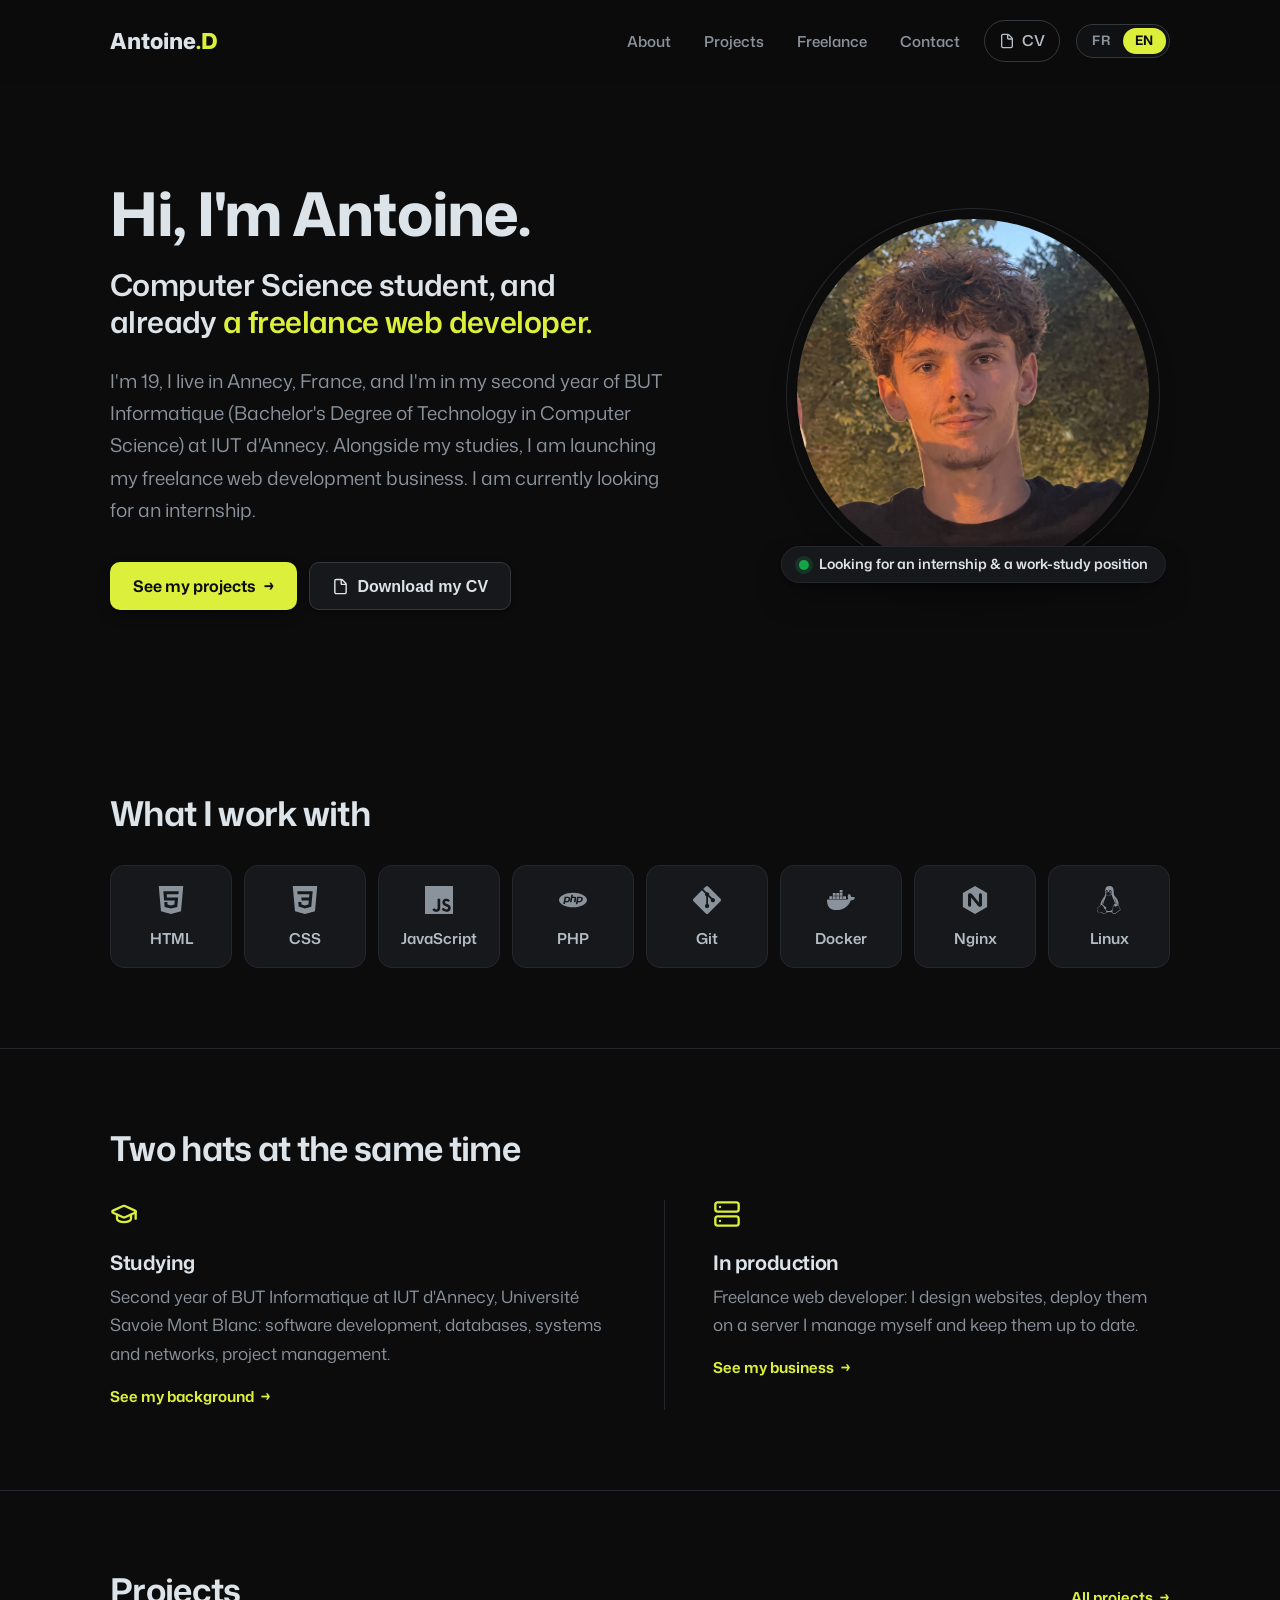
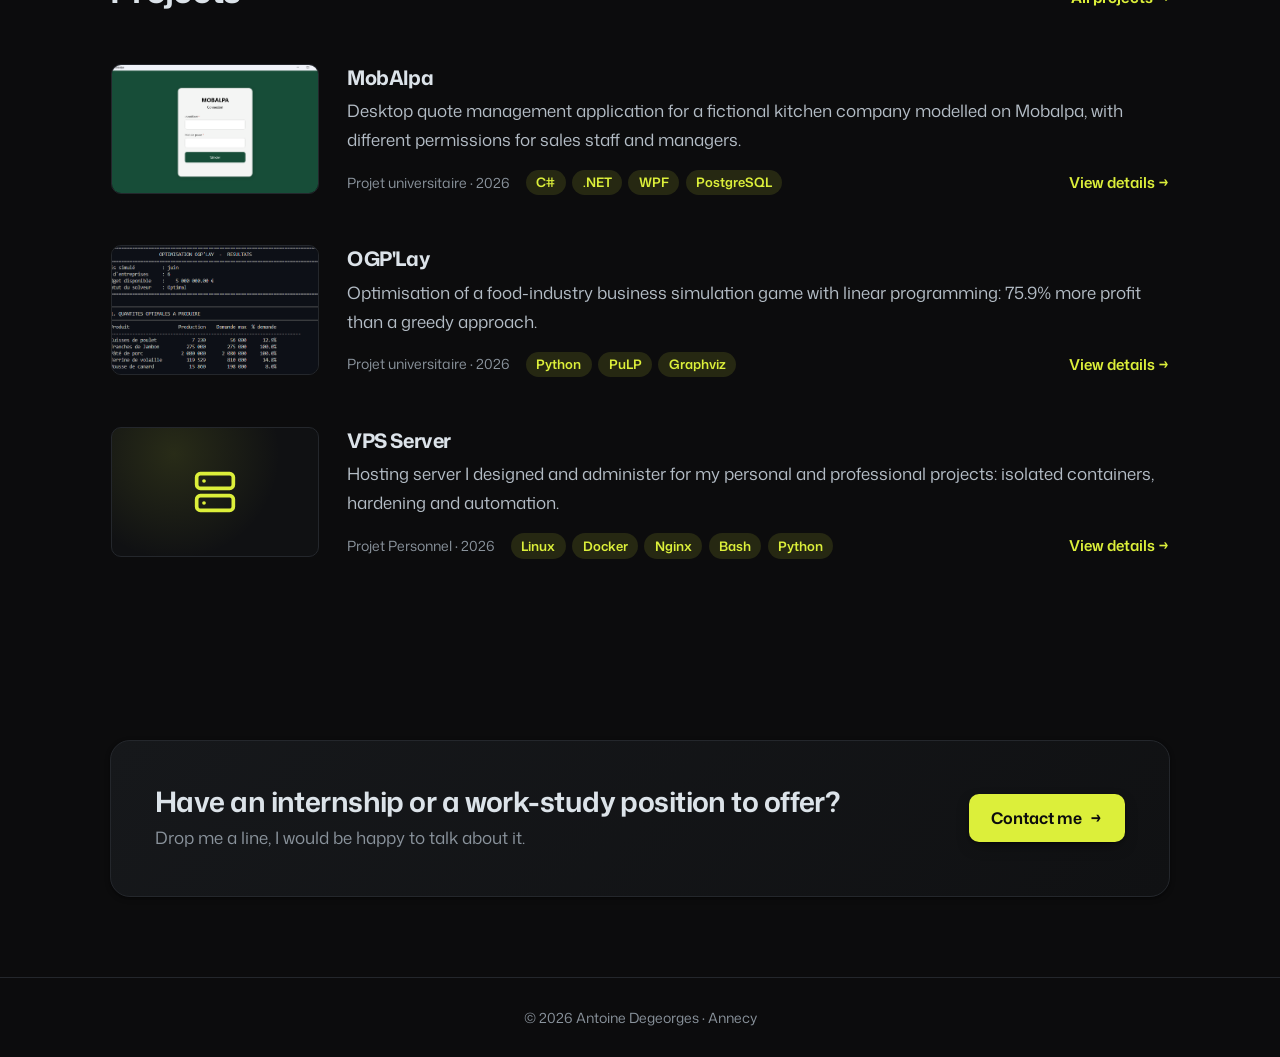
<file: index.html>
<!DOCTYPE html>
<html lang="fr">
<head>
    <meta charset="utf-8">
    <meta name="viewport" content="width=device-width, initial-scale=1">
    <title>Antoine Degeorges – Portfolio</title>
    <meta name="description" content="Antoine Degeorges, étudiant en BUT Informatique à Annecy et développeur web freelance. Découvrez mon parcours et mes projets." data-i18n-attr="content:meta.description">
    <link rel="icon" href="assets/img/icon/favicon.svg" type="image/svg+xml">
    <link rel="apple-touch-icon" href="assets/img/icon/apple-touch-icon.png">
    <link rel="preconnect" href="https://fonts.googleapis.com">
    <link rel="preconnect" href="https://fonts.gstatic.com" crossorigin>
    <link rel="stylesheet" href="https://fonts.googleapis.com/css2?family=Mona+Sans:ital,wght@0,200..900;1,200..900&display=swap">
    <link rel="stylesheet" href="assets/style.css">
</head>
<body>
    <header>
      <div class="conteneur header-barre">
        <a href="#/" class="logo">Antoine<span>.D</span></a>
        <button class="burger" aria-expanded="false" aria-controls="menu" aria-label="Ouvrir le menu">
            <span></span>
            <span></span>
            <span></span>
        </button>
        <nav>
            <ul id="menu">
                <li><a href="#/a-propos" data-i18n="nav.parcours">À propos</a></li>
                <li><a href="#/projets" data-i18n="nav.projets">Projets</a></li>
                <li><a href="#/freelance" data-i18n="nav.freelance">Freelance</a></li>
                <li><a href="#/contact" data-i18n="nav.contact">Contact</a></li>
                <li class="nav-cv"><button type="button" class="lien-cv" data-ouvrir-cv aria-haspopup="dialog"><span class="icone icone--document"></span><span data-i18n="nav.cv">CV</span></button></li>
            </ul>
        </nav>
        <div class="choix-langue" role="group" data-langue="fr" aria-label="Choix de la langue" data-i18n-attr="aria-label:aria.choixLangue">
            <button type="button" data-langue="fr" lang="fr" aria-label="Français" aria-pressed="true">FR</button>
            <button type="button" data-langue="en" lang="en" aria-label="English" aria-pressed="false">EN</button>
        </div>

      </div>
    </header>

    <main>
        <!-- ===================== ACCUEIL ===================== -->
        <section data-route="/" data-title="Accueil" data-i18n-attr="data-title:pages.accueil">

            <div class="heros conteneur">
                <div>
                    <h1 data-i18n="accueil.titre">Salut, moi c'est Antoine.</h1>
                    <p class="heros-role"><span data-i18n="accueil.role">Étudiant en BUT Informatique, et déjà </span><span class="accent" data-i18n="accueil.roleAccent">développeur web freelance.</span></p>
                    <p class="heros-intro" data-i18n="accueil.intro">J'ai 19 ans, je vis à Annecy et je suis en 2e année de BUT Informatique à l'IUT d'Annecy. À côté des cours, je lance mon activité de développeur web freelance. Je suis actuellement à la recherche d'un stage.</p>
                    <div class="actions">
                        <a href="#/projets" class="bouton bouton--plein"><span data-i18n="accueil.voirProjets">Voir mes projets</span> <span class="fleche" aria-hidden="true">→</span></a>
                        <button type="button" class="bouton bouton--contour" data-ouvrir-cv aria-haspopup="dialog"><span class="icone icone--document"></span><span data-i18n="commun.telechargerCv">Télécharger mon CV</span></button>
                    </div>
                </div>
                <div class="portrait">
                    <div class="portrait-cadre">
                        <span class="portrait-initiales" aria-hidden="true"><img src="assets/img/portrait.jpg" alt=""></span>
                    </div>
                    <p class="badge"> 
                        <span class="badge-point"></span>
                        <span data-i18n="accueil.badge">En recherche de stage &amp; d'alternance</span>
                    </p>
                </div>
            </div>

            <div class="bloc">
                <div class="conteneur">
                    <div class="bloc-entete">
                        <h2 data-i18n="accueil.outilsTitre">Avec quoi je travaille</h2>
                    </div>
                    <ul class="grille grille--tuiles">
                        <li class="tuile"><span class="icone icone--html"></span>HTML</li>
                        <li class="tuile"><span class="icone icone--css"></span>CSS</li>
                        <li class="tuile"><span class="icone icone--javascript"></span>JavaScript</li>
                        <li class="tuile"><span class="icone icone--php"></span>PHP</li>
                        <li class="tuile"><span class="icone icone--git"></span>Git</li>
                        <li class="tuile"><span class="icone icone--docker"></span>Docker</li>
                        <li class="tuile"><span class="icone icone--nginx"></span>Nginx</li>
                        <li class="tuile"><span class="icone icone--linux"></span>Linux</li>
                    </ul>
                </div>
            </div>

            <div class="bloc bloc--separe">
                <div class="conteneur">
                    <div class="bloc-entete">
                        <h2 data-i18n="accueil.casquettesTitre">Deux casquettes, en même temps</h2>
                    </div>
                    <div class="grille grille--2 grille--separee">
                        <div class="encart">
                            <span class="icone icone--formation"></span>
                            <h3 data-i18n="accueil.formationTitre">En formation</h3>
                            <p data-i18n="accueil.formationTexte">2e année de BUT Informatique à l'IUT d'Annecy, Université Savoie Mont Blanc : développement, bases de données, systèmes et réseaux, gestion de projet.</p>
                            <a href="#/a-propos" class="lien-fleche" data-i18n="accueil.formationLien">Voir mon parcours</a>
                        </div>
                        <div class="encart">
                            <span class="icone icone--serveur"></span>
                            <h3 data-i18n="accueil.productionTitre">En production</h3>
                            <p data-i18n="accueil.productionTexte">Développeur web freelance : je conçois des sites, je les publie sur un serveur que j'administre et je les fais évoluer.</p>
                            <a href="#/freelance" class="lien-fleche" data-i18n="accueil.productionLien">Voir mon activité</a>
                        </div>
                    </div>
                </div>
            </div>

            <div class="bloc bloc--separe">
                <div class="conteneur">
                    <div class="bloc-entete">
                        <h2 data-i18n="accueil.projetsTitre">Projets</h2>
                        <a href="#/projets" class="lien-fleche" data-i18n="accueil.projetsLien">Tous les projets</a>
                    </div>
                    <ul class="grille-projets" id="apercu-projets"></ul>
                </div>
            </div>

            <div class="bloc">
                <div class="conteneur">
                    <div class="bande">
                        <div>
                            <h2 data-i18n="commun.bandeStageTitre">Un stage ou une alternance à proposer ?</h2>
                            <p data-i18n="commun.bandeStageTexte">Écrivez-moi, je serai ravi d'en parler avec vous.</p>
                        </div>
                        <a href="#/contact" class="bouton bouton--plein"><span data-i18n="commun.meContacter">Me contacter</span> <span class="fleche" aria-hidden="true">→</span></a>
                    </div>
                </div>
            </div>
        </section>

        <!-- ===================== À PROPOS ===================== -->
        <section data-route="/a-propos" data-title="À propos" data-i18n-attr="data-title:pages.parcours">
            <div class="conteneur">
                <div class="entete">
                    <h1 data-i18n="parcours.titre">À propos</h1>
                    <p data-i18n="parcours.intro">Je suis en 2e année de BUT Informatique à l'IUT d'Annecy. En parallèle, je développe des sites en freelance : ce que j'apprends en cours, je l'applique sur de vrais projets.</p>
                </div>
            </div>



            <div class="bloc bloc--haut-reduit">
                <div class="conteneur">
                    <div class="bloc-entete">
                        <h2 data-i18n="parcours.chercheTitre">Ce que je cherche</h2>
                    </div>
                    <ul class="grille grille--2">
                        <li class="carte">
                            <span class="icone icone--calendrier"></span>
                            <h3 data-i18n="parcours.stageTitre">Stage de 2e année</h3>
                            <p class="carte-sous-titre" data-i18n="parcours.stageSousTitre">Fin de 2e année, 2027</p>
                            <p class="carte-detail" data-i18n="parcours.stageDates">Dates : avril à juin 2027</p>
                        </li>
                        <li class="carte">
                            <span class="icone icone--mallette"></span>
                            <h3 data-i18n="parcours.alternanceTitre">Alternance</h3>
                            <p class="carte-sous-titre" data-i18n="parcours.alternanceSousTitre">3e année de BUT, 2027 – 2028</p>
                        </li>
                    </ul>
                </div>
            </div>

            <!-- ===== Sommaire de la page (reste collé sous le header) ===== -->
            <nav class="sommaire" aria-label="Sommaire de la page" data-i18n-attr="aria-label:aria.sommaire">
                <div class="conteneur">
                    <ul>
                        <li><a href="#/a-propos" data-section="experience" data-i18n="parcours.sommaire.experience">Expérience</a></li>
                        <li><a href="#/a-propos" data-section="formation" data-i18n="parcours.sommaire.formation">Formation</a></li>
                        <li><a href="#/a-propos" data-section="competences" data-i18n="parcours.sommaire.competences">Compétences</a></li>
                        <li><a href="#/a-propos" data-section="qualites" data-i18n="parcours.sommaire.qualites">Qualités</a></li>
                        <li><a href="#/a-propos" data-section="langues" data-i18n="parcours.sommaire.langues">Langues</a></li>
                        <li><a href="#/a-propos" data-section="interets" data-i18n="parcours.sommaire.interets">Centres d'intérêt</a></li>
                        <li><a href="#/a-propos" data-section="references" data-i18n="parcours.sommaire.references">Références</a></li>
                    </ul>
                </div>
            </nav>

            <!-- ===== Expérience ===== -->
            <div class="bloc bloc--separe sommaire-cible" id="experience">
                <div class="conteneur">
                    <div class="bloc-entete">
                        <h2 data-i18n="parcours.experienceTitre">Expérience</h2>
                    </div>
                    <ol class="parcours">
                        <li class="parcours-actuel">
                            <p class="parcours-date"><span data-i18n="parcours.depuis">Depuis</span> <time datetime="2026-10" data-i18n="parcours.exp.freelance.date">oct. 2026</time></p>
                            <div>
                                <h3><span data-i18n="parcours.exp.freelance.titre">Développeur web freelance</span> <span class="etiquette etiquette--accent" data-i18n="parcours.etiquettes.enCours">En cours</span></h3>
                                <p class="parcours-lieu" data-i18n="parcours.exp.freelance.lieu">Micro-entreprise · Annecy, France</p>
                                <p class="parcours-texte" data-i18n="parcours.exp.freelance.texte">Création, hébergement et maintenance de sites web pour les petites entreprises, avec la gestion des devis, des contrats et de la relation client. J'ai conçu et j'administre seul le serveur d'hébergement : VPS OVHcloud sous Debian, conteneurs Docker sur des réseaux isolés, scripts Bash de sauvegarde, de déploiement et d'audit de sécurité.</p>
                                <ul class="pastilles">
                                    <li>Docker</li>
                                    <li>Linux</li>
                                    <li>Nginx</li>
                                    <li>Bash</li>
                                    <li>PHP</li>
                                </ul>
                                <a href="#/freelance" class="lien-fleche" data-i18n="parcours.exp.freelance.lien">Voir l'activité</a>
                            </div>
                        </li>
                        <li class="parcours-actuel">
                            <p class="parcours-date"><span data-i18n="parcours.depuis">Depuis</span> <time datetime="2026-09" data-i18n="parcours.exp.benevolt.date">sept. 2026</time></p>
                            <div>
                                <h3><span data-i18n="parcours.exp.benevolt.titre">SAÉ 3.01 – Benevolt</span> <span class="etiquette etiquette--accent" data-i18n="parcours.etiquettes.enCours">En cours</span></h3>
                                <p class="parcours-lieu" data-i18n="parcours.exp.benevolt.lieu">Projet universitaire en équipe de 4 · IUT d'Annecy, France</p>
                                <p class="parcours-texte" data-i18n="parcours.exp.benevolt.texte">Projet fictif inspiré de Benevolt, une plateforme qui met en relation des bénévoles et des associations. J'ai rédigé les cas d'utilisation des espaces Association et Administration, puis écrit les contraintes et le jeu de test SQL de la base PostgreSQL générée à partir du MCD. Le développement en Laravel, en méthode Scrum, commence prochainement.</p>
                                <ul class="pastilles">
                                    <li>PostgreSQL</li>
                                    <li>SQL</li>
                                    <li>Merise</li>
                                    <li>Laravel</li>
                                    <li>Scrum</li>
                                </ul>
                            </div>
                        </li>
                        <li>
                            <p class="parcours-date"><time datetime="2026">2026</time></p>
                            <div>
                                <h3 data-i18n="parcours.exp.ogplay.titre">SAÉ 2.02 – OGP'Lay</h3>
                                <p class="parcours-lieu" data-i18n="parcours.exp.ogplay.lieu">Projet universitaire en équipe de 6 · IUT d'Annecy, France</p>
                                <p class="parcours-texte" data-i18n="parcours.exp.ogplay.texte">Jeu de simulation d'une entreprise agroalimentaire. Modélisation des chaînes de production sous forme de graphes, puis optimisation du plan de production par programmation linéaire : +75,9 % de bénéfice par rapport à une approche gloutonne. Résultats présentés à l'oral.</p>
                                <ul class="pastilles">
                                    <li>Python</li>
                                    <li>PuLP</li>
                                    <li>Graphviz</li>
                                </ul>
                                <a href="#/projets" class="lien-fleche" data-i18n="parcours.voirProjet">Voir le projet</a>
                            </div>
                        </li>
                        <li>
                            <p class="parcours-date"><time datetime="2026">2026</time></p>
                            <div>
                                <h3 data-i18n="parcours.exp.mobalpa.titre">SAÉ 2.01 – MobAlpa</h3>
                                <p class="parcours-lieu" data-i18n="parcours.exp.mobalpa.lieu">Projet universitaire en équipe de 3 · IUT d'Annecy, France</p>
                                <p class="parcours-texte" data-i18n="parcours.exp.mobalpa.texte">Application de bureau de gestion de devis pour un cuisiniste fictif inspiré de Mobalpa, avec deux rôles : commercial et responsable de magasin. J'ai développé le menu de navigation et les quatre écrans principaux, factorisé les styles de l'interface, puis réalisé la gestion des clients (liste, recherche, création, suppression) et la gestion des rôles, avec un catalogue en CRUD réservé au responsable.</p>
                                <ul class="pastilles">
                                    <li>C#</li>
                                    <li>.NET</li>
                                    <li>WPF</li>
                                    <li>PostgreSQL</li>
                                </ul>
                                <a href="#/projets" class="lien-fleche" data-i18n="parcours.voirProjet">Voir le projet</a>
                            </div>
                        </li>
                    </ol>
                </div>
            </div>

            <!-- ===== Formation ===== -->
            <div class="bloc bloc--separe sommaire-cible" id="formation">
                <div class="conteneur">
                    <div class="bloc-entete">
                        <h2 data-i18n="parcours.formationTitre">Formation</h2>
                    </div>
                    <ol class="parcours">
                        <li class="parcours-actuel">
                            <p class="parcours-date"><time datetime="2025">2025</time> – <time datetime="2028">2028</time></p>
                            <div>
                                <h3><span data-i18n="parcours.form.but.titre">BUT Informatique</span> <span class="etiquette etiquette--accent" data-i18n="parcours.etiquettes.enCours">En cours</span></h3>
                                <p class="parcours-lieu" data-i18n="parcours.form.but.lieu">IUT d'Annecy, Université Savoie Mont Blanc · Annecy, France</p>
                                <p class="parcours-texte" data-i18n="parcours.form.but.texte">Diplôme en 3 ans, parcours A : Réalisation d'applications. 2e année en cours, avec un stage d'avril à juin 2027 ; 3e année visée en alternance.</p>
                            </div>
                        </li>
                        <li>
                            <p class="parcours-date"><time datetime="2025">2025</time></p>
                            <div>
                                <h3><span data-i18n="parcours.form.bac.titre">Baccalauréat STI2D, spécialité SIN</span> <span class="etiquette" data-i18n="parcours.etiquettes.obtenu">Obtenu</span></h3>
                                <p class="parcours-lieu" data-i18n="parcours.form.bac.lieu">Lycée de l'Albanais · Rumilly, France</p>
                                <p class="parcours-texte" data-i18n="parcours.form.bac.texte">Sciences et technologies de l'industrie et du développement durable, spécialité Systèmes d'Information et Numérique.</p>
                            </div>
                        </li>
                    </ol>
                </div>
            </div>

            <!-- ===== Compétences (générées depuis data/competences.json) ===== -->
            <div class="bloc bloc--separe sommaire-cible" id="competences">
                <div class="conteneur">
                    <div class="bloc-entete bloc-entete--colonne">
                        <h2 data-i18n="parcours.competencesTitre">Compétences techniques</h2>
                        <p class="legende-niveaux" id="legende-niveaux"></p>
                    </div>
                    <ul class="grille grille--3" id="liste-competences"></ul>
                </div>
            </div>

            <!-- ===== Soft skills ===== -->
            <div class="bloc bloc--separe sommaire-cible" id="qualites">
                <div class="conteneur">
                    <div class="bloc-entete">
                        <h2 data-i18n="parcours.softTitre">Qualités personnelles</h2>
                    </div>
                    <ul class="grille grille--2">
                        <li class="encart encart--trait">
                            <h3 data-i18n="parcours.soft.autonome.titre">Autonome, force de proposition</h3>
                            <p data-i18n="parcours.soft.autonome.texte">J'ai lancé ma micro-entreprise et j'administre seul mon serveur.</p>
                        </li>
                        <li class="encart encart--trait">
                            <h3 data-i18n="parcours.soft.rigoureux.titre">Méthodique et organisé</h3>
                            <p data-i18n="parcours.soft.rigoureux.texte">J'ai documenté mon infrastructure dans un manuel d'exploitation et automatisé ses contrôles de sécurité.</p>
                        </li>
                        <li class="encart encart--trait">
                            <h3 data-i18n="parcours.soft.equipe.titre">Adaptable et débrouillard</h3>
                            <p data-i18n="parcours.soft.equipe.texte">Je passe d'un langage à l'autre selon les projets (C#, PHP, Python, JavaScript) et je me forme seul aux outils qui me manquent.</p>
                        </li>
                        <li class="encart encart--trait">
                            <h3 data-i18n="parcours.soft.curieux.titre">Précis et analytique</h3>
                            <p data-i18n="parcours.soft.curieux.texte">Sur OGP'Lay, l'analyse des contraintes de production a mené à un modèle d'optimisation qui augmente le bénéfice de 75,9 %.</p>
                        </li>
                    </ul>
                </div>
            </div>

            <!-- ===== Langues (générées depuis data/competences.json) ===== -->
            <div class="bloc bloc--separe sommaire-cible" id="langues">
                <div class="conteneur">
                    <div class="bloc-entete">
                        <h2 data-i18n="parcours.languesTitre">Langues</h2>
                    </div>
                    <ul class="grille grille--3" id="liste-langues"></ul>
                </div>
            </div>

            <!-- ===== Centres d'intérêt ===== -->
            <div class="bloc bloc--separe sommaire-cible" id="interets">
                <div class="conteneur">
                    <div class="bloc-entete">
                        <h2 data-i18n="parcours.interetsTitre">Centres d'intérêt</h2>
                    </div>
                    <ul class="grille grille--2">
                        <li class="encart encart--trait">
                            <h3 data-i18n="parcours.interets.muscu.titre">Musculation</h3>
                            <p data-i18n="parcours.interets.muscu.texte">Depuis février 2026, 3 à 4 séances par semaine en salle (Basic-Fit Épagny). Objectif : atteindre 80 kg avant 2028.</p>
                        </li>
                        <li class="encart encart--trait">
                            <h3 data-i18n="parcours.interets.jeux.titre">Jeux vidéo</h3>
                            <p data-i18n="parcours.interets.jeux.texte">Surtout des jeux en équipe : Counter-Strike 2, Rocket League et Sea of Thieves, mais aussi GTA.</p>
                        </li>
                        <li class="encart encart--trait">
                            <h3 data-i18n="parcours.interets.moto.titre">Moto et mécanique</h3>
                            <p data-i18n="parcours.interets.moto.texte">Pendant mes années de lycée, j'ai eu une 50 cm³ Derbi. Ce qui m'attirait surtout, c'était la mécanique.</p>
                        </li>
                        <li class="encart encart--trait">
                            <h3 data-i18n="parcours.interets.rap.titre">Rap français</h3>
                            <p data-i18n="parcours.interets.rap.texte">C'est le style de musique que j'écoute le plus.</p>
                        </li>
                    </ul>
                </div>
            </div>

            <!-- ===== Références ===== -->
            <div class="bloc bloc--separe sommaire-cible" id="references">
                <div class="conteneur">
                    <div class="bloc-entete">
                        <h2 data-i18n="parcours.referencesTitre">Références</h2>
                    </div>
                    <ul class="grille grille--2">
                        <li class="carte">
                            <h3>Stéphanie Vibrac</h3>
                            <p class="carte-sous-titre" data-i18n="parcours.references.vibrac.poste">Enseignante d'anglais, coordinatrice internationale</p>
                            <p data-i18n="parcours.references.structure">Université Savoie Mont Blanc / IUT d'Annecy, France</p>
                            <p class="carte-detail"><a href="mailto:stephanie.vibrac@univ-smb.fr">stephanie.vibrac@univ-smb.fr</a></p>
                        </li>
                        <li class="carte">
                            <h3>Luc Damas</h3>
                            <p class="carte-sous-titre" data-i18n="parcours.references.damas.poste">Maître de conférences en programmation</p>
                            <p data-i18n="parcours.references.structure">Université Savoie Mont Blanc / IUT d'Annecy, France</p>
                            <p class="carte-detail"><a href="mailto:luc.damas@univ-smb.fr">luc.damas@univ-smb.fr</a></p>
                        </li>
                    </ul>
                </div>
            </div>

            <div class="bloc bloc--separe">
                <div class="conteneur">
                    <div class="bloc-entete bloc-entete--colonne">
                        <h2 data-i18n="parcours.butTitre">Ce que couvre le BUT Informatique</h2>
                        <p><span data-i18n="parcours.butIntro">Le diplôme est construit autour de six compétences, travaillées pendant les trois ans. Mon parcours de spécialité : </span><strong data-i18n="parcours.butSpecialite">Réalisation d'applications</strong>.</p>
                    </div>
                    <ul class="grille grille--3">
                        <li class="encart encart--trait">
                            <h3 data-i18n="parcours.competences.realiser.titre">Réaliser</h3>
                            <p class="encart-sous-titre" data-i18n="parcours.competences.realiser.sousTitre">Réaliser un développement d'application</p>
                            <p data-i18n="parcours.competences.realiser.texte">Concevoir, coder, tester et intégrer une solution informatique.</p>
                        </li>
                        <li class="encart encart--trait">
                            <h3 data-i18n="parcours.competences.optimiser.titre">Optimiser</h3>
                            <p class="encart-sous-titre" data-i18n="parcours.competences.optimiser.sousTitre">Optimiser des applications</p>
                            <p data-i18n="parcours.competences.optimiser.texte">Choisir les bonnes structures de données et les bons algorithmes, mesurer et améliorer.</p>
                        </li>
                        <li class="encart encart--trait">
                            <h3 data-i18n="parcours.competences.administrer.titre">Administrer</h3>
                            <p class="encart-sous-titre" data-i18n="parcours.competences.administrer.sousTitre">Administrer des systèmes communicants</p>
                            <p data-i18n="parcours.competences.administrer.texte">Installer, configurer et sécuriser des machines, des réseaux et des services.</p>
                        </li>
                        <li class="encart encart--trait">
                            <h3 data-i18n="parcours.competences.gerer.titre">Gérer</h3>
                            <p class="encart-sous-titre" data-i18n="parcours.competences.gerer.sousTitre">Gérer des données de l'information</p>
                            <p data-i18n="parcours.competences.gerer.texte">Concevoir des bases de données, les interroger et exploiter les données.</p>
                        </li>
                        <li class="encart encart--trait">
                            <h3 data-i18n="parcours.competences.conduire.titre">Conduire</h3>
                            <p class="encart-sous-titre" data-i18n="parcours.competences.conduire.sousTitre">Conduire un projet</p>
                            <p data-i18n="parcours.competences.conduire.texte">Analyser un besoin, planifier un projet et en suivre l'avancement.</p>
                        </li>
                        <li class="encart encart--trait">
                            <h3 data-i18n="parcours.competences.collaborer.titre">Collaborer</h3>
                            <p class="encart-sous-titre" data-i18n="parcours.competences.collaborer.sousTitre">Travailler dans une équipe informatique</p>
                            <p data-i18n="parcours.competences.collaborer.texte">S'intégrer dans une équipe, communiquer et partager le travail.</p>
                        </li>
                    </ul>
                    <div class="note">
                        <p data-i18n="parcours.langagesTitre">Langages vus en cours :</p>
                        <ul class="pastilles">
                            <li>C#</li>
                            <li>PostgreSQL</li>
                            <li>Python</li>
                            <li>HTML</li>
                            <li>CSS</li>
                            <li>JavaScript</li>
                            <li>PHP</li>
                        </ul>
                    </div>
                </div>
            </div>

            <div class="bloc">
                <div class="conteneur">
                    <div class="bande">
                        <div>
                            <h2 data-i18n="commun.bandeStageTitre">Un stage ou une alternance à proposer ?</h2>
                            <p data-i18n="commun.bandeStageTexte">Écrivez-moi, je serai ravi d'en parler avec vous.</p>
                        </div>
                        <a href="#/contact" class="bouton bouton--plein"><span data-i18n="commun.meContacter">Me contacter</span> <span class="fleche" aria-hidden="true">→</span></a>
                    </div>
                </div>
            </div>
        </section>

        <!-- ===================== PROJETS ===================== -->
        <section data-route="/projets" data-title="Projets" data-i18n-attr="data-title:pages.projets">
            <div class="conteneur">
                <div class="entete">
                    <h1 data-i18n="projets.titre">Projets</h1>
                    <p data-i18n="projets.intro">Des projets menés en BUT et ce que je construis sur mon temps libre.</p>
                </div>
                <!-- Filtres générés depuis les technos de data/projets.json -->
                <div class="filtres" role="group" aria-label="Filtrer les projets par technologie" data-i18n-attr="aria-label:projets.filtresAria">
                    <span class="filtres-label" data-i18n="projets.filtrer">Filtrer par techno</span>
                    <div class="filtres-liste" id="filtres-technos"></div>
                </div>
                <ul class="grille-projets" id="liste-projets"></ul>
                <p class="projets-vide" id="projets-vide" hidden data-i18n="projets.vide">Aucun projet n'utilise cette techno pour le moment.</p>
            </div>
        </section>

        <!-- ===================== FREELANCE ===================== -->
        <section data-route="/freelance" data-title="Freelance" data-i18n-attr="data-title:pages.freelance">
            <div class="conteneur">
                <div class="entete">
                    <h1 data-i18n="freelance.titre">Développeur web freelance</h1>
                    <p data-i18n="freelance.intro">En parallèle de mes études, je réalise des sites web pour des clients : de la première discussion jusqu'à la mise en ligne, puis les mises à jour.</p>
                    <dl class="faits">
                        <div>
                            <dt data-i18n="freelance.depuis">Depuis</dt>
                            <dd><time datetime="2026-10" data-i18n="freelance.date">Octobre 2026</time></dd>
                        </div>
                        <div>
                            <dt data-i18n="freelance.statut">Statut</dt>
                            <dd data-i18n="freelance.statutValeur">Micro-entrepreneur</dd>
                        </div>
                        <div>
                            <dt data-i18n="freelance.base">Basé à</dt>
                            <dd data-i18n="freelance.lieu">Annecy, Haute-Savoie (74)</dd>
                        </div>
                    </dl>
                </div>
            </div>

            <div class="bloc bloc--haut-reduit">
                <div class="conteneur">
                    <div class="bloc-entete">
                        <h2 data-i18n="freelance.methodeTitre">Comment je travaille</h2>
                    </div>
                    <ol class="etapes">
                        <li>
                            <h3 data-i18n="freelance.etapes.besoin.titre">Comprendre le besoin</h3>
                            <p data-i18n="freelance.etapes.besoin.texte">On échange sur le projet : à quoi doit servir le site, pour qui, avec quel contenu.</p>
                        </li>
                        <li>
                            <h3 data-i18n="freelance.etapes.developper.titre">Concevoir et développer</h3>
                            <p data-i18n="freelance.etapes.developper.texte">Je construis le site en HTML, CSS et JavaScript, rapide et lisible sur téléphone comme sur ordinateur.</p>
                        </li>
                        <li>
                            <h3 data-i18n="freelance.etapes.enLigne.titre">Mettre en ligne</h3>
                            <p data-i18n="freelance.etapes.enLigne.texte">Je publie le site sur un serveur que j'administre, avec Nginx et Docker.</p>
                        </li>
                        <li>
                            <h3 data-i18n="freelance.etapes.fairevivre.titre">Faire vivre le site</h3>
                            <p data-i18n="freelance.etapes.fairevivre.texte">Les modifications passent par Git et sont en ligne en une commande.</p>
                        </li>
                    </ol>
                </div>
            </div>

            <div class="bloc bloc--separe">
                <div class="conteneur grille grille--2 grille--large">
                    <div>
                        <h2 data-i18n="freelance.apportTitre">Ce que le freelance m'apporte</h2>
                        <p class="texte-discret" data-i18n="freelance.apportTexte">Pour une entreprise qui m'accueille en stage ou en alternance, c'est l'assurance de travailler avec quelqu'un qui a déjà livré des projets en conditions réelles.</p>
                        <a href="#/projets" class="lien-fleche" data-i18n="freelance.apportLien">Voir les projets</a>
                    </div>
                    <ul class="liste-coches">
                        <li>
                            <h3 data-i18n="freelance.apports.boutEnBout.titre">Un projet de bout en bout</h3>
                            <p data-i18n="freelance.apports.boutEnBout.texte">Du premier échange avec le client jusqu'au site en ligne, je m'occupe de chaque étape.</p>
                        </li>
                        <li>
                            <h3 data-i18n="freelance.apports.production.titre">La mise en production</h3>
                            <p data-i18n="freelance.apports.production.texte">Serveur, conteneurs, configuration Nginx, mises à jour : je déploie moi-même ce que je code.</p>
                        </li>
                        <li>
                            <h3 data-i18n="freelance.apports.clients.titre">De vrais clients</h3>
                            <p data-i18n="freelance.apports.clients.texte">Des demandes concrètes, des délais et des retours à intégrer.</p>
                        </li>
                    </ul>
                </div>
            </div>

            <div class="bloc">
                <div class="conteneur">
                    <div class="bande">
                        <div>
                            <h2 data-i18n="freelance.bandeTitre">Un projet de site ?</h2>
                            <p data-i18n="freelance.bandeTexte">Présentez-moi votre projet en quelques lignes, je reviens vers vous pour en discuter.</p>
                        </div>
                        <a href="#/contact" class="bouton bouton--plein"><span data-i18n="commun.meContacter">Me contacter</span> <span class="fleche" aria-hidden="true">→</span></a>
                    </div>
                </div>
            </div>
        </section>

        <!-- ===================== CONTACT ===================== -->
        <section data-route="/contact" data-title="Contact" data-i18n-attr="data-title:pages.contact">
            <div class="conteneur">
                <div class="entete">
                    <h1 data-i18n="contact.titre">Contact</h1>
                    <p data-i18n="contact.intro">Un stage, une alternance ou un projet de site ? Le plus simple est de m'écrire.</p>
                </div>
            </div>

            <div class="bloc bloc--haut-reduit">
                <div class="conteneur grille grille--2 grille--large">
                    <div class="carte carte--grande">
                        <p class="carte-etiquette"><span class="icone icone--mail"></span><span data-i18n="contact.email">Email</span></p>
                        <p class="email-grand">dgrs.antoine@gmail.com</p>
                        <div class="actions">
                            <a href="mailto:dgrs.antoine@gmail.com" class="bouton bouton--plein"><span data-i18n="contact.ecrire">Écrire un email</span> <span class="fleche" aria-hidden="true">→</span></a>
                            <button type="button" class="bouton bouton--contour" data-copier="dgrs.antoine@gmail.com">
                                <span class="icone icone--copier"></span>
                                <span class="bouton-texte" aria-live="polite" data-i18n="contact.copier">Copier l'adresse</span>
                            </button>
                        </div>
                    </div>

                    <div>
                        <dl class="lignes-infos">
                            <div>
                                <dt><span class="icone icone--lieu"></span><span data-i18n="contact.localisation">Localisation</span></dt>
                                <dd data-i18n="contact.lieu">Annecy, Haute-Savoie (74)</dd>
                            </div>
                            <div>
                                <dt><span class="icone icone--github"></span>GitHub</dt>
                                <dd><a href="https://github.com/Xznoow" target="_blank" rel="noopener">Xznoow</a></dd>
                            </div>
                            <div>
                                <dt><span class="icone icone--linkedin"></span>LinkedIn</dt>
                                <dd><a href="https://www.linkedin.com/in/antoine-degeorges-6381673a0/" target="_blank" rel="noopener">Antoine Degeorges</a></dd>
                            </div>
                        </dl>

                        <h2 class="titre-petit" data-i18n="contact.dispoTitre">Disponibilités</h2>
                        <dl class="lignes-infos">
                            <div>
                                <dt><span class="icone icone--calendrier"></span><span data-i18n="contact.stage">Stage</span></dt>
                                <dd data-i18n="contact.stageDates">Avril à juin 2027</dd>
                            </div>
                            <div>
                                <dt><span class="icone icone--mallette"></span><span data-i18n="contact.alternance">Alternance</span></dt>
                                <dd data-i18n="contact.alternanceDates">3e année de BUT, 2027 – 2028</dd>
                            </div>
                        </dl>
                        <button type="button" class="bouton bouton--contour bouton-cv-contact" data-ouvrir-cv aria-haspopup="dialog"><span class="icone icone--document"></span><span data-i18n="commun.telechargerCv">Télécharger mon CV</span></button>
                    </div>
                </div>
            </div>
        </section>
    </main>

    <!-- Pop-up de détail d'un projet (remplie par le JS) -->
    <dialog class="modale" id="modale-projet" aria-labelledby="modale-titre">
        <div class="modale-boite">
            <button type="button" class="modale-fermer" aria-label="Fermer" data-i18n-attr="aria-label:projets.fermer">
                <span aria-hidden="true">✕</span>
            </button>
            <div class="modale-corps" id="modale-corps"></div>
        </div>
    </dialog>

    <!-- Pop-up de choix de la version du CV -->
    <dialog class="modale modale--petite" id="modale-cv" aria-labelledby="modale-cv-titre">
        <div class="modale-boite">
            <button type="button" class="modale-fermer" aria-label="Fermer" data-i18n-attr="aria-label:projets.fermer">
                <span aria-hidden="true">✕</span>
            </button>
            <div class="modale-cv">
                <h2 id="modale-cv-titre" data-i18n="cv.titre">Quelle version de mon CV ?</h2>
                <p data-i18n="cv.texte">Le PDF s'ouvre dans un nouvel onglet.</p>
                <div class="modale-cv-choix">
                    <a href="assets/cv/Antoine-Degeorges-CV-fr.pdf" target="_blank" rel="noopener" hreflang="fr" lang="fr" class="bouton bouton--contour" data-langue-cv="fr"><span class="icone icone--document"></span>Français</a>
                    <a href="assets/cv/Antoine-Degeorges-CV-en.pdf" target="_blank" rel="noopener" hreflang="en" lang="en" class="bouton bouton--contour" data-langue-cv="en"><span class="icone icone--document"></span>English</a>
                </div>
            </div>
        </div>
    </dialog>

    <footer>
        <div class="conteneur">
            <p>© 2026 Antoine Degeorges · Annecy</p>
        </div>
    </footer>

    <script src="assets/script.js" defer></script>
</body>
</html>
</file>
<file: assets/style.css>
:root{
  --fond: #0c0c0d;
  --fond-doux: #101113;
  --surface: #16181b;
  --encre: #dce3e9;
  --encre-2: #b4bdc6;
  --discret: #8a939c;
  --filet: #24272c;
  --filet-fort: #343940;
  --accent: #dcef3a;
  --accent-fort: #ebf78f;
  --accent-doux: color-mix(in srgb, var(--accent) 12%, transparent);
  --sur-accent: #0c0c0d;
  --succes: #16a34a;

  --ombre-1: 0 1px 2px rgb(0 0 0 / 0.3), 0 2px 6px -1px rgb(0 0 0 / 0.3);
  --ombre-2: 0 2px 4px -1px rgb(0 0 0 / 0.3), 0 16px 32px -10px rgb(0 0 0 / 0.55);
  --ombre-bouton: 0 1px 2px rgb(0 0 0 / 0.35), 0 6px 16px -6px rgb(0 0 0 / 0.6);
  --ombre-bouton-survol: 0 2px 4px rgb(0 0 0 / 0.35), 0 12px 24px -8px rgb(0 0 0 / 0.7);

  --police: "Mona Sans", ui-sans-serif, system-ui, -apple-system, "Segoe UI", sans-serif;

  --rayon: 14px;
  --rayon-s: 10px;
  --rayon-carte: 18px;
  --rayon-bande: 20px;

  --largeur-max: 1100px;
  --gouttiere: 1.25rem;           /* marge sur les côtés de l'écran */

  /* Courbe d'animation */
  --sortie: cubic-bezier(0.2, 0.8, 0.2, 1);
}


*, *::before, *::after{
  margin: 0;
  padding: 0;
  box-sizing: border-box;
}

body{
  display: flex;
  flex-direction: column;
  min-height: 100vh;
  background: var(--fond);
  color: var(--encre-2);
  font-family: var(--police);
  font-size: 1.0625rem;
  line-height: 1.7;
  -webkit-font-smoothing: antialiased;
}

h1,
h2,
h3{
  color: var(--encre);
  line-height: 1.15;
  letter-spacing: -0.02em;
  text-wrap: balance;
}

h1{
  font-size: clamp(2.25rem, 6vw, 3.75rem);
  font-weight: 750;
}

h2{
  font-size: clamp(1.625rem, 3vw, 2.125rem);
  font-weight: 650;
}

h3{
  font-size: 1.25rem;
  font-weight: 650;
}

main{
  flex: 1;
}

img{
  display: block;
  max-width: 100%;
}


/* ==========================================================================
   Mise en page
   ========================================================================== */

.conteneur{
  width: 100%;
  max-width: var(--largeur-max);
  margin-inline: auto;
  padding-inline: var(--gouttiere);
}

.bloc{
  padding-block: clamp(3rem, 7vw, 5rem);
}

.bloc--separe{
  border-top: 1px solid var(--filet);
}

.bloc--haut-reduit{
  padding-top: 0.5rem;
}

.bloc-entete{
  display: flex;
  flex-wrap: wrap;
  align-items: baseline;
  justify-content: space-between;
  gap: 0.5rem 1.5rem;
  margin-bottom: 2rem;
}

.bloc-entete--colonne{
  flex-direction: column;
  align-items: flex-start;
}

.bloc-entete p{
  max-width: 44rem;
  color: var(--discret);
}

.bloc-entete strong{
  color: var(--encre);
}

.grille{
  display: grid;
  gap: 1rem;
  list-style: none;
}

.grille--2{
  grid-template-columns: repeat(2, minmax(0, 1fr));
}

.grille--3{
  grid-template-columns: repeat(3, minmax(0, 1fr));
}

.grille--large{
  gap: clamp(2rem, 6vw, 5rem);
  align-items: start;
}

.grille--tuiles{
  grid-template-columns: repeat(auto-fill, minmax(7rem, 1fr));
  gap: 0.75rem;
}

.grille--separee{
  gap: clamp(1.5rem, 4vw, 3rem);
}

.grille--separee > * + *{
  padding-left: clamp(1.5rem, 4vw, 3rem);
  border-left: 1px solid var(--filet);
}


/* ==========================================================================
   Composants
   ========================================================================== */

/* --- Texte --- */
.accent{
  color: var(--accent);
}

.texte-discret{
  margin-block: 1rem 1.25rem;
  color: var(--discret);
}

.note{
  display: flex;
  flex-wrap: wrap;
  align-items: center;
  gap: 0.6rem;
  margin-top: 2rem;
  color: var(--encre);
  font-size: 0.9375rem;
  font-weight: 600;
}

.titre-petit{
  margin-block: 2.25rem 0.75rem;
  font-size: 1.25rem;
}

/* --- Boutons --- */
.bouton{
  display: inline-flex;
  align-items: center;
  justify-content: center;
  gap: 0.5rem;
  min-height: 3rem;
  padding: 0.7rem 1.35rem;
  border: 1.5px solid transparent;
  border-radius: var(--rayon-s);
  font-size: 1rem;
  font-weight: 650;
  line-height: 1.2;
  text-decoration: none;
  cursor: pointer;
  transition: transform 0.4s var(--sortie), box-shadow 0.4s var(--sortie),
    background-color 0.2s, border-color 0.2s, color 0.2s;
}

.bouton:hover{
  transform: translateY(-2px);
}

.bouton:active{
  transform: translateY(0) scale(0.98);
  transition-duration: 0.08s;
}

.fleche{
  display: inline-block;
  transition: transform 0.3s var(--sortie);
}

.bouton:hover .fleche{
  transform: translateX(3px);
}

.bouton--plein{
  background: var(--accent);
  color: var(--sur-accent);
  box-shadow: var(--ombre-bouton);
}

.bouton--plein:hover{
  background: var(--accent-fort);
  box-shadow: var(--ombre-bouton-survol);
}

.bouton--contour{
  background: var(--surface);
  color: var(--encre);
  border-color: var(--filet-fort);
  box-shadow: var(--ombre-1);
}

.bouton--contour:hover{
  border-color: var(--encre);
}

.actions{
  display: flex;
  flex-wrap: wrap;
  gap: 0.75rem;
}

.lien-fleche{
  display: inline-flex;
  align-items: center;
  gap: 0.4rem;
  color: var(--accent);
  font-size: 0.9375rem;
  font-weight: 650;
  text-decoration: none;
  transition: color 0.2s;
}

.lien-fleche::after{
  content: "→";
  transition: transform 0.3s var(--sortie);
}

.lien-fleche:hover{
  color: var(--accent-fort);
}

.lien-fleche:hover::after{
  transform: translateX(3px);
}

.bouton:focus-visible,
.lien-fleche:focus-visible,
.logo:focus-visible{
  outline: 2px solid var(--accent);
  outline-offset: 3px;
  border-radius: var(--rayon-s);
}

/* --- Icônes --- */
.icone{
  display: inline-block;
  flex-shrink: 0;
  width: 1.5rem;
  height: 1.5rem;
  background-color: currentColor;
  -webkit-mask: var(--icone) center / contain no-repeat;
  mask: var(--icone) center / contain no-repeat;
}

.icone--html        { --icone: url("img/logo/html.svg"); }
.icone--css         { --icone: url("img/logo/css.svg"); }
.icone--javascript  { --icone: url("img/logo/javascript.svg"); }
.icone--php         { --icone: url("img/logo/php.svg"); }
.icone--git         { --icone: url("img/logo/git.svg"); }
.icone--docker      { --icone: url("img/logo/docker.svg"); }
.icone--nginx       { --icone: url("img/logo/nginx.svg"); }
.icone--linux       { --icone: url("img/logo/linux.svg"); }
.icone--github      { --icone: url("img/logo/github.svg"); }
.icone--linkedin    { --icone: url("img/logo/linkedin.svg"); }
.icone--mail        { --icone: url("img/logo/mail.svg"); }
.icone--formation   { --icone: url("img/logo/graduation-cap.svg"); }
.icone--serveur     { --icone: url("img/logo/server.svg"); }
.icone--calendrier  { --icone: url("img/logo/calendar.svg"); }
.icone--mallette    { --icone: url("img/logo/briefcase.svg"); }
.icone--lieu        { --icone: url("img/logo/map-pin.svg"); }
.icone--copier      { --icone: url("img/logo/copy.svg"); }
.icone--document    { --icone: url("img/logo/document.svg"); }

.bouton .icone{
  width: 1.1rem;
  height: 1.1rem;
}

.tuile{
  display: flex;
  flex-direction: column;
  align-items: center;
  gap: 0.7rem;
  padding: 1.25rem 0.5rem 1rem;
  border: 1px solid var(--filet);
  border-radius: var(--rayon);
  background: var(--surface);
  color: var(--encre-2);
  font-size: 0.9375rem;
  font-weight: 600;
  transition: border-color 0.25s, box-shadow 0.4s var(--sortie), transform 0.4s var(--sortie);
}

.tuile .icone{
  width: 1.75rem;
  height: 1.75rem;
  color: var(--discret);
  transition: color 0.25s;
}

.tuile:hover{
  border-color: var(--filet-fort);
  box-shadow: var(--ombre-1);
  transform: translateY(-2px);
}

.tuile:hover .icone{
  color: var(--accent);
}

/* --- Encart --- */
.encart > .icone{
  width: 1.75rem;
  height: 1.75rem;
  color: var(--accent);
}

.encart h3{
  margin-top: 0.9rem;
}

.encart p{
  margin-top: 0.5rem;
  color: var(--discret);
}

.encart .lien-fleche{
  margin-top: 1rem;
}

.encart--trait{
  padding-top: 1.25rem;
  border-top: 1px solid var(--filet-fort);
}

.encart--trait h3{
  margin-top: 0;
}

.encart .encart-sous-titre{
  color: var(--encre);
  font-size: 0.9375rem;
  font-weight: 600;
  line-height: 1.4;
}

/* --- Carte --- */
.carte{
  padding: 1.5rem;
  border: 1px solid var(--filet);
  border-radius: var(--rayon-carte);
  background: var(--surface);
  box-shadow: var(--ombre-1);
}

.carte > .icone{
  width: 1.75rem;
  height: 1.75rem;
  color: var(--accent);
}

.carte h3{
  margin-top: 0.9rem;
}

.carte p{
  margin-top: 0.5rem;
  color: var(--discret);
}

.carte .carte-sous-titre{
  margin-top: 0.15rem;
  color: var(--encre-2);
  font-weight: 600;
}

.carte .carte-detail{
  margin-top: 1rem;
  font-size: 0.9375rem;
}

.carte .carte-etiquette{
  display: flex;
  align-items: center;
  gap: 0.5rem;
  margin-top: 0;
  font-weight: 600;
}

.carte-etiquette .icone{
  width: 1.15rem;
  height: 1.15rem;
}

.carte--grande{
  padding: clamp(1.5rem, 4vw, 2.5rem);
  box-shadow: var(--ombre-2);
}

/* --- Badge --- */
.badge{
  display: inline-flex;
  align-items: center;
  gap: 0.6rem;
  padding: 0.5rem 1.05rem;
  border: 1px solid var(--filet);
  border-radius: 999px;
  background: var(--surface);
  color: var(--encre);
  box-shadow: var(--ombre-2);
  font-size: 0.875rem;
  font-weight: 600;
  line-height: 1.3;
}

.badge-point{
  flex-shrink: 0;
  width: 0.625rem;
  height: 0.625rem;
  border-radius: 50%;
  background: var(--succes);
  box-shadow: 0 0 0 4px color-mix(in srgb, var(--succes) 20%, transparent);
}

/* --- Étiquette --- */
.etiquette{
  display: inline-block;
  margin-left: 0.4rem;
  padding: 0.05rem 0.55rem;
  border: 1px solid var(--filet-fort);
  border-radius: 999px;
  color: var(--discret);
  font-size: 0.75rem;
  font-weight: 600;
  letter-spacing: 0;
  line-height: 1.6;
  vertical-align: middle;
}

.etiquette--accent{
  border-color: transparent;
  background: var(--accent-doux);
  color: var(--accent);
}

/* --- Pastilles --- */
.pastilles{
  display: flex;
  flex-wrap: wrap;
  gap: 0.4rem;
  list-style: none;
}

.pastilles li{
  padding: 0.15rem 0.65rem;
  border-radius: 999px;
  background: var(--accent-doux);
  color: var(--accent);
  font-size: 0.8125rem;
  font-weight: 600;
  line-height: 1.6;
}

/* --- Bande --- */
.bande{
  display: flex;
  flex-wrap: wrap;
  align-items: center;
  justify-content: space-between;
  gap: 1.5rem 2rem;
  padding: clamp(1.75rem, 4vw, 2.75rem);
  border: 1px solid var(--filet);
  border-radius: var(--rayon-bande);
  background: linear-gradient(135deg, var(--surface), var(--fond-doux));
  box-shadow: var(--ombre-1);
}

.bande h2{
  font-size: clamp(1.375rem, 2.6vw, 1.75rem);
}

.bande p{
  margin-top: 0.35rem;
  color: var(--discret);
}

/* --- Faits --- */
.faits{
  display: flex;
  flex-wrap: wrap;
  gap: 1rem 3rem;
  margin-top: 2rem;
}

.faits dt{
  color: var(--discret);
  font-size: 0.8125rem;
  font-weight: 600;
}

.faits dd{
  color: var(--encre);
  font-size: 0.9375rem;
  font-weight: 650;
}

/* --- Lignes d'infos --- */
.lignes-infos div{
  display: grid;
  grid-template-columns: 10rem minmax(0, 1fr);
  gap: 1rem;
  align-items: center;
  padding-block: 0.85rem;
  border-bottom: 1px solid var(--filet);
}

.lignes-infos dt{
  display: flex;
  align-items: center;
  gap: 0.6rem;
  color: var(--discret);
}

.lignes-infos .icone{
  width: 1.1rem;
  height: 1.1rem;
}

.lignes-infos dd{
  color: var(--encre);
  font-weight: 650;
}

.lignes-infos a{
  color: var(--encre);
  text-decoration: underline;
  text-decoration-color: var(--filet-fort);
  text-underline-offset: 4px;
  transition: text-decoration-color 0.2s, color 0.2s;
}

.lignes-infos a:hover{
  color: var(--accent-fort);
  text-decoration-color: var(--accent);
}

/* --- Étapes numérotées --- */
.etapes{
  display: grid;
  grid-template-columns: repeat(4, minmax(0, 1fr));
  gap: 1.5rem;
  list-style: none;
  counter-reset: etape;
}

.etapes li{
  position: relative;
  counter-increment: etape;
}

.etapes li::before{
  content: counter(etape);
  display: grid;
  place-items: center;
  width: 1.75rem;
  height: 1.75rem;
  margin-bottom: 1rem;
  border-radius: 50%;
  background: var(--accent);
  color: var(--sur-accent);
  font-size: 0.8125rem;
  font-weight: 700;
}

.etapes li:not(:last-child)::after{
  content: "";
  position: absolute;
  top: 0.875rem;
  left: 2.5rem;
  right: -0.75rem;
  height: 1px;
  background: var(--filet-fort);
}

.etapes h3{
  font-size: 1.0625rem;
}

.etapes p{
  margin-top: 0.4rem;
  color: var(--discret);
  font-size: 0.9375rem;
}

/* --- Liste à coches --- */
.liste-coches{
  display: grid;
  gap: 1.75rem;
  list-style: none;
}

.liste-coches li{
  position: relative;
  padding-left: 2.5rem;
}

.liste-coches li::before{
  content: "";
  position: absolute;
  top: 0.1rem;
  left: 0;
  width: 1.6rem;
  height: 1.6rem;
  border-radius: 50%;
  background: var(--accent-doux);
}

.liste-coches li::after{
  content: "";
  position: absolute;
  top: 0.45rem;
  left: 0.35rem;
  width: 0.9rem;
  height: 0.9rem;
  background-color: var(--accent);
  -webkit-mask: url("img/logo/check.svg") center / contain no-repeat;
  mask: url("img/logo/check.svg") center / contain no-repeat;
}

.liste-coches h3{
  font-size: 1.0625rem;
}

.liste-coches p{
  margin-top: 0.3rem;
  color: var(--discret);
  font-size: 0.9375rem;
}

/* --- En-tête des pages intérieures --- */
.entete{
  padding-block: clamp(3rem, 8vw, 5.5rem) clamp(1.5rem, 4vw, 2.5rem);
  font-size: clamp(1.0625rem, 1.6vw, 1.1875rem);
}

.entete p{
  max-width: 44rem;
  margin-top: 0.5rem;
  color: var(--discret);
}


/* ==========================================================================
   Header et menu
   ========================================================================== */

header{
  position: sticky;
  top: 0;
  z-index: 10;                                
  border-bottom: 1px solid transparent;
  background: color-mix(in srgb, var(--fond) 85%, transparent);
  -webkit-backdrop-filter: blur(12px);
  backdrop-filter: blur(12px);
  transition: border-color 0.25s ease;
}

header.defile{
  border-bottom-color: var(--filet);
}

.header-barre{
  display: flex;
  justify-content: space-between;
  align-items: center;
  padding-block: 1.25rem;
}

.logo{
  color: var(--encre);
  font-size: 1.375rem;
  font-weight: 800;
  text-decoration: none;
}

.logo span{
  color: var(--accent);
}

nav ul{
  display: flex;
  gap: 0.25rem;
  list-style: none;
}

nav a{
  padding: 0.45rem 0.9rem;
  border-radius: 999px;
  color: var(--discret);
  font-size: 0.9375rem;
  font-weight: 550;
  text-decoration: none;
  transition: color 0.2s ease, background-color 0.2s ease;
}

nav a:hover{
  color: var(--encre);
}

nav a[aria-current="page"]{
  color: var(--accent);
  background-color: var(--accent-doux);
}

.burger{
  display: none;
  flex-direction: column;
  gap: 3px;
  padding: 0.5rem;
  border: none;
  background: none;
  cursor: pointer;
}

.burger span{
  display: block;
  width: 24px;
  height: 3px;
  border-radius: 1px;
  background-color: var(--discret);
  transition: transform 0.25s ease, opacity 0.2s ease;
}

.burger:focus-visible,
nav a:focus-visible,
nav .lien-cv:focus-visible{
  outline: 2px solid var(--accent);
  outline-offset: 4px;
}

.burger:focus-visible{
  border-radius: 4px;
}

/* Lien CV dans le menu */
nav ul{
  align-items: center;
}

nav .lien-cv{
  display: inline-flex;
  align-items: center;
  gap: 0.4rem;
  margin-left: 0.35rem;
  padding: 0.45rem 0.9rem;
  border: 1px solid var(--filet-fort);
  border-radius: 999px;
  background: none;
  color: var(--encre-2);
  font: inherit;
  font-size: 0.9375rem;
  font-weight: 550;
  cursor: pointer;
  transition: color 0.2s ease, border-color 0.2s ease;
}

nav .lien-cv:hover{
  border-color: var(--accent);
  color: var(--accent);
}

nav .lien-cv .icone{
  width: 1rem;
  height: 1rem;
}

/* Sélecteur de langue : slider FR | EN */
nav{
  margin-left: auto;
}

.choix-langue{
  position: relative;
  display: grid;
  grid-template-columns: 1fr 1fr;
  margin-left: 1rem;
  padding: 3px;
  border: 1px solid var(--filet-fort);
  border-radius: 999px;
  background-color: var(--fond-doux);
}

/* Pastille de couleur qui glisse sous la langue choisie */
.choix-langue::before{
  content: "";
  position: absolute;
  top: 3px;
  bottom: 3px;
  left: 3px;
  width: calc(50% - 3px);
  border-radius: 999px;
  background-color: var(--accent);
}

.choix-langue.pret::before{
  transition: transform 0.3s var(--sortie);
}

.choix-langue[data-langue="en"]::before{
  transform: translateX(100%);
}

.choix-langue button{
  position: relative;               /* passe au-dessus de la pastille */
  padding: 0.3rem 0.75rem;
  border: none;
  border-radius: 999px;
  background: none;
  color: var(--discret);
  font: inherit;
  font-size: 0.8125rem;
  font-weight: 650;
  letter-spacing: 0.04em;
  line-height: 1.2;
  cursor: pointer;
  transition: color 0.3s ease;
}

.choix-langue button:hover{
  color: var(--encre);
}

.choix-langue button[aria-pressed="true"]{
  color: var(--sur-accent);
  cursor: default;
}

.choix-langue button:focus-visible{
  outline: 2px solid var(--accent);
  outline-offset: 3px;
}

@media (prefers-reduced-motion: reduce){
  .choix-langue.pret::before,
  .choix-langue button{
    transition: none;
  }
}


/* ==========================================================================
   Footer
   ========================================================================== */

footer{
  border-top: 1px solid var(--filet);
}

footer .conteneur{
  display: flex;
  flex-wrap: wrap;
  justify-content: center;
  gap: 0.5rem 2rem;
  padding-block: 1.75rem;
  color: var(--discret);
  font-size: 0.875rem;
}


/* ==========================================================================
   Navigation entre les pages
   ========================================================================== */

main section{
  display: none;
}

main section.active{
  display: block;
  animation: bottomToTop 0.5s ease;
}

@keyframes bottomToTop{
  0%{
    opacity: 0;
    transform: translateY(20px);
  }
  100%{
    opacity: 1;
    transform: translateY(0);
  }
}


/* ==========================================================================
   Styles propres aux pages
   ========================================================================== */

/* --- Accueil : héros --- */
.heros{
  display: grid;
  grid-template-columns: minmax(0, 1.2fr) minmax(0, 0.8fr);
  align-items: center;
  gap: clamp(2.5rem, 6vw, 5rem);
  padding-block: clamp(3rem, 8vw, 6rem) clamp(4rem, 9vw, 6.5rem);
}

.heros-role{
  max-width: 28ch;
  margin-top: 1.125rem;
  color: var(--encre);
  font-size: clamp(1.375rem, 2.6vw, 1.875rem);
  font-weight: 600;
  letter-spacing: -0.02em;
  line-height: 1.25;
}

.heros-intro{
  max-width: 36rem;
  margin-top: 1.5rem;
  color: var(--discret);
  font-size: clamp(1.0625rem, 1.6vw, 1.1875rem);
}

.heros .actions{
  margin-top: 2.25rem;
}

/* --- Accueil : portrait --- */
.portrait{
  position: relative;
  justify-self: center;
  width: min(100%, 22rem);
}

.portrait-cadre{
  display: grid;
  place-items: center;
  aspect-ratio: 1;
  overflow: hidden;
  border-radius: 50%;
  background: radial-gradient(circle at 30% 25%, var(--surface), var(--fond-doux) 70%);
  box-shadow: 0 0 0 10px var(--fond), 0 0 0 11px var(--filet), var(--ombre-2);
}

.portrait-cadre img{
  width: 100%;
  height: 100%;
  object-fit: cover;
}

.portrait-initiales{
  color: var(--accent);
  font-size: clamp(3.5rem, 9vw, 5.5rem);
  font-weight: 750;
  letter-spacing: -0.04em;
}

.portrait .badge{
  position: absolute;
  left: 50%;
  bottom: -0.75rem;
  white-space: nowrap;
  transform: translateX(-50%);
}

/* --- Parcours --- */
.parcours{
  margin-left: 0.4rem;
  border-left: 2px solid var(--filet);
  list-style: none;
}

.parcours > li{
  position: relative;
  display: grid;
  grid-template-columns: 8.5rem minmax(0, 1fr);
  gap: 1rem;
  padding: 0 0 2.25rem 1.75rem;
}

.parcours > li:last-child{
  padding-bottom: 0;
}

.parcours > li::before{
  content: "";
  position: absolute;
  top: 0.4rem;
  left: calc(-0.4rem - 1px);
  width: 0.8rem;
  height: 0.8rem;
  border: 2px solid var(--filet-fort);
  border-radius: 50%;
  background: var(--fond);
}

.parcours .parcours-actuel::before{
  border-color: var(--accent);
  background: var(--accent);
  box-shadow: 0 0 0 4px var(--accent-doux);
}

.parcours .parcours-parallele::before{
  border-color: var(--accent);
}

.parcours-date{
  color: var(--discret);
  font-size: 0.875rem;
  font-weight: 650;
}

.parcours h3{
  font-size: 1.0625rem;
}

.parcours h3 + p{
  margin-top: 0.25rem;
  color: var(--discret);
  font-size: 0.9375rem;
}

.parcours .parcours-lieu{
  margin-top: 0.15rem;
  color: var(--discret);
  font-size: 0.9375rem;
  font-weight: 550;
}

.parcours .parcours-texte{
  margin-top: 0.5rem;
  max-width: 44rem;
  color: var(--encre-2);
  font-size: 0.9375rem;
}

.parcours .pastilles{
  margin-top: 0.75rem;
}

.parcours .lien-fleche{
  margin-top: 0.75rem;
}

/* --- Cartes sans icône : titre collé en haut --- */
.carte > h3:first-child{
  margin-top: 0;
}

/* --- Compétences et langues --- */
.legende-niveaux{
  display: flex;
  flex-wrap: wrap;
  gap: 0.5rem 1.25rem;
  font-size: 0.875rem;
}

.legende-item{
  display: inline-flex;
  align-items: center;
  gap: 0.4rem;
}

.legende-numero{
  display: inline-grid;
  place-items: center;
  width: 1.25rem;
  height: 1.25rem;
  border-radius: 50%;
  background: var(--accent-doux);
  color: var(--accent);
  font-size: 0.75rem;
  font-weight: 700;
}

.liste-niveaux{
  display: grid;
  gap: 0.6rem;
  margin-top: 1rem;
  list-style: none;
}

.liste-niveaux li{
  display: flex;
  align-items: center;
  justify-content: space-between;
  gap: 1rem;
  font-size: 0.9375rem;
}

.jauge{
  display: inline-flex;
  flex-shrink: 0;
  gap: 3px;
}

.jauge-segment{
  width: 0.8rem;
  height: 0.4rem;
  border-radius: 999px;
  background: var(--filet-fort);
}

.jauge-segment--plein{
  background: var(--accent);
}

.carte-langue .jauge{
  margin-top: 0.9rem;
}

.carte-langue .jauge-segment{
  width: 1.5rem;
}

/* --- Liens dans les cartes (références) --- */
.carte-detail a{
  color: var(--accent);
  text-decoration: none;
}

.carte-detail a:hover{
  color: var(--accent-fort);
  text-decoration: underline;
}

/* --- Bouton CV sur la page Contact --- */
.bouton-cv-contact{
  margin-top: 1.75rem;
}

/* --- Sommaire de la page À propos --- */
.sommaire{
  position: sticky;
  top: var(--hauteur-header, 0px);
  z-index: 5;
  display: block;                     /* annule les règles du menu principal */
  width: auto;
  margin: 0;
  border-block: 1px solid var(--filet);
  background: color-mix(in srgb, var(--fond) 85%, transparent);
  -webkit-backdrop-filter: blur(12px);
  backdrop-filter: blur(12px);
}

.sommaire ul{
  display: flex;
  flex-direction: row;
  gap: 0.25rem;
  padding-block: 0.6rem;
  overflow-x: auto;
  scrollbar-width: none;
}

.sommaire ul::-webkit-scrollbar{
  display: none;
}

.sommaire a{
  display: block;
  padding: 0.35rem 0.8rem;
  border-radius: 999px;
  color: var(--discret);
  font-size: 0.875rem;
  font-weight: 550;
  white-space: nowrap;
  text-decoration: none;
  transition: color 0.2s ease, background-color 0.2s ease;
}

.sommaire a:hover{
  color: var(--encre);
}

.sommaire a.actif{
  color: var(--accent);
  background-color: var(--accent-doux);
}

.sommaire a:focus-visible{
  outline: 2px solid var(--accent);
  outline-offset: 2px;
}

/* Les sections ciblées s'arrêtent sous le header + le sommaire */
.sommaire-cible{
  scroll-margin-top: calc(var(--hauteur-header, 0px) + 3.5rem);
}

/* --- Projets --- */
.grille-projets{
  display: grid;
  gap: 0.5rem;
  margin-inline: calc(-1 * var(--gouttiere));
  list-style: none;
}

.carte-projet{
  display: grid;
  grid-template-columns: 13rem minmax(0, 1fr);
  gap: 1.75rem;
  align-items: start;
  padding: var(--gouttiere);
  border: 1px solid transparent;
  border-radius: var(--rayon);
  transition: background-color 0.25s, border-color 0.25s, box-shadow 0.4s var(--sortie);
}

.carte-projet:hover{
  background-color: var(--surface);
  border-color: var(--filet);
  box-shadow: var(--ombre-2);
}

.carte-projet:hover .projet-visuel{
  border-color: var(--filet-fort);
}

.projet-visuel{
  aspect-ratio: 16 / 10;
  overflow: hidden;
  border: 1px solid var(--filet);
  border-radius: var(--rayon-s);
  background: var(--fond-doux);
  transition: border-color 0.25s;
}

.projet-visuel img{
  width: 100%;
  height: 100%;
  object-fit: cover;
  object-position: top;
}

.projet-titre{
  font-size: 1.25rem;
  font-weight: 700;
  line-height: 1.3;
}

.projet-description{
  margin-top: 0.4rem;
  color: var(--encre-2);
}

.pied-projet{
  display: flex;
  flex-wrap: wrap;
  align-items: center;
  gap: 0.625rem 1rem;
  margin-top: 1rem;
}

.projet-meta{
  color: var(--discret);
  font-size: 0.875rem;
}

.liens{
  display: flex;
  gap: 1rem;
  margin-left: auto;
}

.liens a{
  color: var(--accent);
  font-size: 0.9375rem;
  font-weight: 600;
  text-decoration: none;
  transition: color 0.2s ease;
}

.liens a::after{
  content: " ↗";
}

.liens a:hover{
  color: var(--accent-fort);
}

.liens a:focus-visible{
  outline: 2px solid var(--accent);
  outline-offset: 3px;
  border-radius: 4px;
}

/* --- Carte projet : cliquable --- */
.carte-projet{
  cursor: pointer;
}

.carte-projet[hidden]{
  display: none;
}

.lien-details{
  padding: 0;
  border: none;
  background: none;
  color: var(--accent);
  font: inherit;
  font-size: 0.9375rem;
  font-weight: 600;
  cursor: pointer;
  transition: color 0.2s ease;
}

.lien-details::after{
  content: " →";
}

.lien-details:hover{
  color: var(--accent-fort);
}

.lien-details:focus-visible{
  outline: 2px solid var(--accent);
  outline-offset: 3px;
  border-radius: 4px;
}

/* Vignette quand un projet n'a pas de capture */
.visuel-vide{
  display: grid;
  place-items: center;
  background:
    radial-gradient(circle at 30% 20%, var(--accent-doux), transparent 60%),
    var(--fond-doux);
}

.visuel-vide .icone{
  width: 2.75rem;
  height: 2.75rem;
  color: var(--accent);
}

/* --- Filtres par techno --- */
.filtres{
  display: flex;
  flex-wrap: wrap;
  align-items: center;
  gap: 0.75rem 1rem;
  margin-bottom: 1.5rem;
}

.filtres-label{
  color: var(--discret);
  font-size: 0.875rem;
  font-weight: 600;
}

.filtres-liste{
  display: flex;
  flex-wrap: wrap;
  gap: 0.4rem;
}

.filtre{
  display: inline-flex;
  align-items: center;
  gap: 0.45rem;
  padding: 0.35rem 0.8rem;
  border: 1px solid var(--filet-fort);
  border-radius: 999px;
  background: none;
  color: var(--encre-2);
  font: inherit;
  font-size: 0.875rem;
  font-weight: 550;
  cursor: pointer;
  transition: color 0.2s ease, border-color 0.2s ease, background-color 0.2s ease;
}

.filtre:hover{
  border-color: var(--accent);
  color: var(--encre);
}

.filtre[aria-pressed="true"]{
  border-color: var(--accent);
  background-color: var(--accent);
  color: var(--sur-accent);
}

.filtre:focus-visible{
  outline: 2px solid var(--accent);
  outline-offset: 2px;
}

.filtre-nombre{
  color: var(--discret);
  font-size: 0.75rem;
  font-weight: 700;
}

.filtre[aria-pressed="true"] .filtre-nombre{
  color: var(--sur-accent);
  opacity: 0.7;
}

.projets-vide{
  padding: 2rem 0;
  color: var(--discret);
}

/* --- Pop-up de détail --- */
.modale{
  width: min(46rem, calc(100% - 2rem));
  max-height: min(90vh, 60rem);
  margin: auto;
  padding: 0;
  border: 1px solid var(--filet-fort);
  border-radius: var(--rayon-carte);
  background: var(--surface);
  color: var(--encre-2);
  box-shadow: var(--ombre-2);
  overflow: hidden;
}

.modale::backdrop{
  background: color-mix(in srgb, color-mix(in srgb, var(--fond) 40%, black) 70%, transparent);
  -webkit-backdrop-filter: blur(4px);
  backdrop-filter: blur(4px);
}

.modale[open]{
  animation: modale-entree 0.3s var(--sortie);
}

.modale[open]::backdrop{
  animation: fondu 0.3s ease;
}

@keyframes modale-entree{
  from{ opacity: 0; transform: translateY(12px) scale(0.98); }
}

@keyframes fondu{
  from{ opacity: 0; }
}

body:has(.modale[open]){
  overflow: hidden;
}

.modale-boite{
  position: relative;
  max-height: inherit;
  overflow-y: auto;
  overscroll-behavior: contain;
}

.modale-fermer{
  position: sticky;
  top: 0.75rem;
  z-index: 1;
  float: right;
  display: grid;
  place-items: center;
  width: 2.5rem;
  height: 2.5rem;
  margin: 0.75rem 0.75rem -3.25rem 0;
  border: 1px solid var(--filet-fort);
  border-radius: 50%;
  background: color-mix(in srgb, var(--fond) 80%, transparent);
  color: var(--encre);
  font-size: 1rem;
  cursor: pointer;
  transition: border-color 0.2s ease, color 0.2s ease;
}

.modale-fermer:hover{
  border-color: var(--accent);
  color: var(--accent);
}

.modale-fermer:focus-visible{
  outline: 2px solid var(--accent);
  outline-offset: 2px;
}

/* --- Pop-up de choix du CV --- */
.modale--petite{
  width: min(26rem, calc(100% - 2rem));
}

.modale-cv{
  display: flex;
  flex-direction: column;
  gap: 0.75rem;
  padding: 2rem 1.75rem 1.75rem;
}

.modale-cv h2{
  padding-right: 2.5rem;            /* place pour le bouton de fermeture */
  font-size: 1.375rem;
}

.modale-cv-choix{
  display: flex;
  flex-direction: column;
  gap: 0.75rem;
  margin-top: 0.75rem;
}

.modale-cv-choix .bouton{
  width: 100%;
}

.modale-visuel{
  aspect-ratio: 16 / 8;
  overflow: hidden;
  border-bottom: 1px solid var(--filet);
  background: var(--fond-doux);
}

.modale-visuel img{
  width: 100%;
  height: 100%;
  object-fit: cover;
  object-position: top;
}

.modale-entete,
.modale-sections,
.modale-liens{
  padding-inline: clamp(1.25rem, 4vw, 2rem);
}

.modale-entete{
  padding-top: 1.5rem;
}

.modale-entete h2{
  font-size: clamp(1.5rem, 4vw, 1.875rem);
}

.modale-meta{
  display: flex;
  flex-wrap: wrap;
  gap: 0.4rem;
  margin-top: 0.75rem;
  list-style: none;
}

.modale-meta li{
  padding: 0.1rem 0.65rem;
  border: 1px solid var(--filet-fort);
  border-radius: 999px;
  color: var(--discret);
  font-size: 0.8125rem;
  font-weight: 600;
}

.modale-meta .modale-meta-accent{
  border-color: transparent;
  background: var(--accent-doux);
  color: var(--accent);
}

.modale-resume{
  margin-top: 1rem;
  color: var(--encre-2);
}

.modale-sections{
  display: grid;
  gap: 1.5rem;
  padding-top: 1.75rem;
  padding-bottom: 1.75rem;
}

.modale-section h3{
  margin-bottom: 0.5rem;
  color: var(--discret);
  font-size: 0.8125rem;
  font-weight: 700;
  letter-spacing: 0.06em;
  text-transform: uppercase;
}

.modale-section p{
  color: var(--encre-2);
  font-size: 0.9875rem;
}

.modale-liste{
  display: grid;
  gap: 0.4rem;
  list-style: none;
}

.modale-liste li{
  position: relative;
  padding-left: 1.25rem;
  font-size: 0.9875rem;
}

.modale-liste li::before{
  content: "";
  position: absolute;
  top: 0.65em;
  left: 0.2rem;
  width: 0.4rem;
  height: 0.4rem;
  border-radius: 50%;
  background: var(--accent);
}

.modale-liens{
  justify-content: flex-start;
  margin-left: 0;
  padding-top: 1.25rem;
  padding-bottom: 1.75rem;
  border-top: 1px solid var(--filet);
}

@media (prefers-reduced-motion: reduce){
  .modale[open],
  .modale[open]::backdrop{
    animation: none;
  }
}

/* --- Contact --- */
.carte .email-grand{
  margin-top: 0.5rem;
  color: var(--encre);
  font-size: clamp(1.375rem, 3vw, 1.875rem);
  font-weight: 700;
  letter-spacing: -0.02em;
  overflow-wrap: anywhere;      /* l'adresse peut se couper sur petit écran */
}

.carte--grande .actions{
  margin-top: 1.75rem;
}

/* ==========================================================================
   Responsive
   ========================================================================== */

/* Tablette */
@media (max-width: 860px){
  .heros{
    grid-template-columns: 1fr;
  }

  .portrait{
    width: min(70%, 16rem);
  }

  .grille--3{
    grid-template-columns: 1fr;
  }

  .grille--2.grille--large{
    grid-template-columns: 1fr;
  }

  .etapes{
    grid-template-columns: repeat(2, minmax(0, 1fr));
    gap: 2rem 1.5rem;
  }

  .etapes li::after{
    display: none;
  }
}

/* Mobile */
@media (max-width: 600px){
  /* Header : menu burger */
  .header-barre{
    flex-wrap: wrap;
  }

  .burger{
    display: flex;
  }

  /* Ordre sur mobile : logo … FR|EN ☰, puis le menu en dessous */
  .choix-langue{
    order: 1;
    margin-left: auto;
    margin-right: 0.5rem;
  }

  .burger{
    order: 2;
  }

  nav{
    order: 3;
    margin-left: 0;
  }

  nav{
    display: none;
    width: 100%;
  }

  header.ouvert nav{
    display: block;
  }

  nav ul{
    flex-direction: column;
    gap: 0;
    padding-top: 1rem;
  }

  nav a{
    display: block;
    padding: 0.75rem 1rem;
    font-size: 1rem;
  }

  header nav ul{
    align-items: stretch;
  }

  nav .lien-cv{
    display: flex;
    width: 100%;
    margin: 0.5rem 0 0;
    padding: 0.75rem 1rem;
    font-size: 1rem;
    border-color: var(--filet-fort);
  }

  /* Filtres : une seule ligne qui défile horizontalement */
  .filtres-liste{
    flex-wrap: nowrap;
    width: calc(100% + 2 * var(--gouttiere));
    margin-inline: calc(-1 * var(--gouttiere));
    padding-inline: var(--gouttiere);
    overflow-x: auto;
    scrollbar-width: none;
  }

  .filtres-liste::-webkit-scrollbar{
    display: none;
  }

  .filtre{
    flex-shrink: 0;
  }

  /* Animation ☰ → ✕ */
  header.ouvert .burger span:nth-child(1){
    transform: translateY(6px) rotate(45deg);
  }

  header.ouvert .burger span:nth-child(2){
    opacity: 0;
  }

  header.ouvert .burger span:nth-child(3){
    transform: translateY(-6px) rotate(-45deg);
  }

  /* Grilles : une seule colonne */
  .grille--2{
    grid-template-columns: 1fr;
  }

  .grille--separee > * + *{
    padding-top: clamp(1.5rem, 4vw, 3rem);
    padding-left: 0;
    border-top: 1px solid var(--filet);
    border-left: none;
  }

  .portrait .badge{
    position: static;
    margin-top: 1.5rem;
    white-space: normal;
    transform: none;
  }

  .portrait{
    display: flex;
    flex-direction: column;
    align-items: center;
    width: 100%;
  }

  .portrait-cadre{
    width: min(70%, 14rem);
  }

  .etapes{
    grid-template-columns: 1fr;
  }

  .parcours > li{
    grid-template-columns: 1fr;
    gap: 0.25rem;
  }

  .lignes-infos div{
    grid-template-columns: 7.5rem minmax(0, 1fr);
  }

  .carte-projet{
    grid-template-columns: 1fr;
    gap: 1rem;
  }
}
</file>
